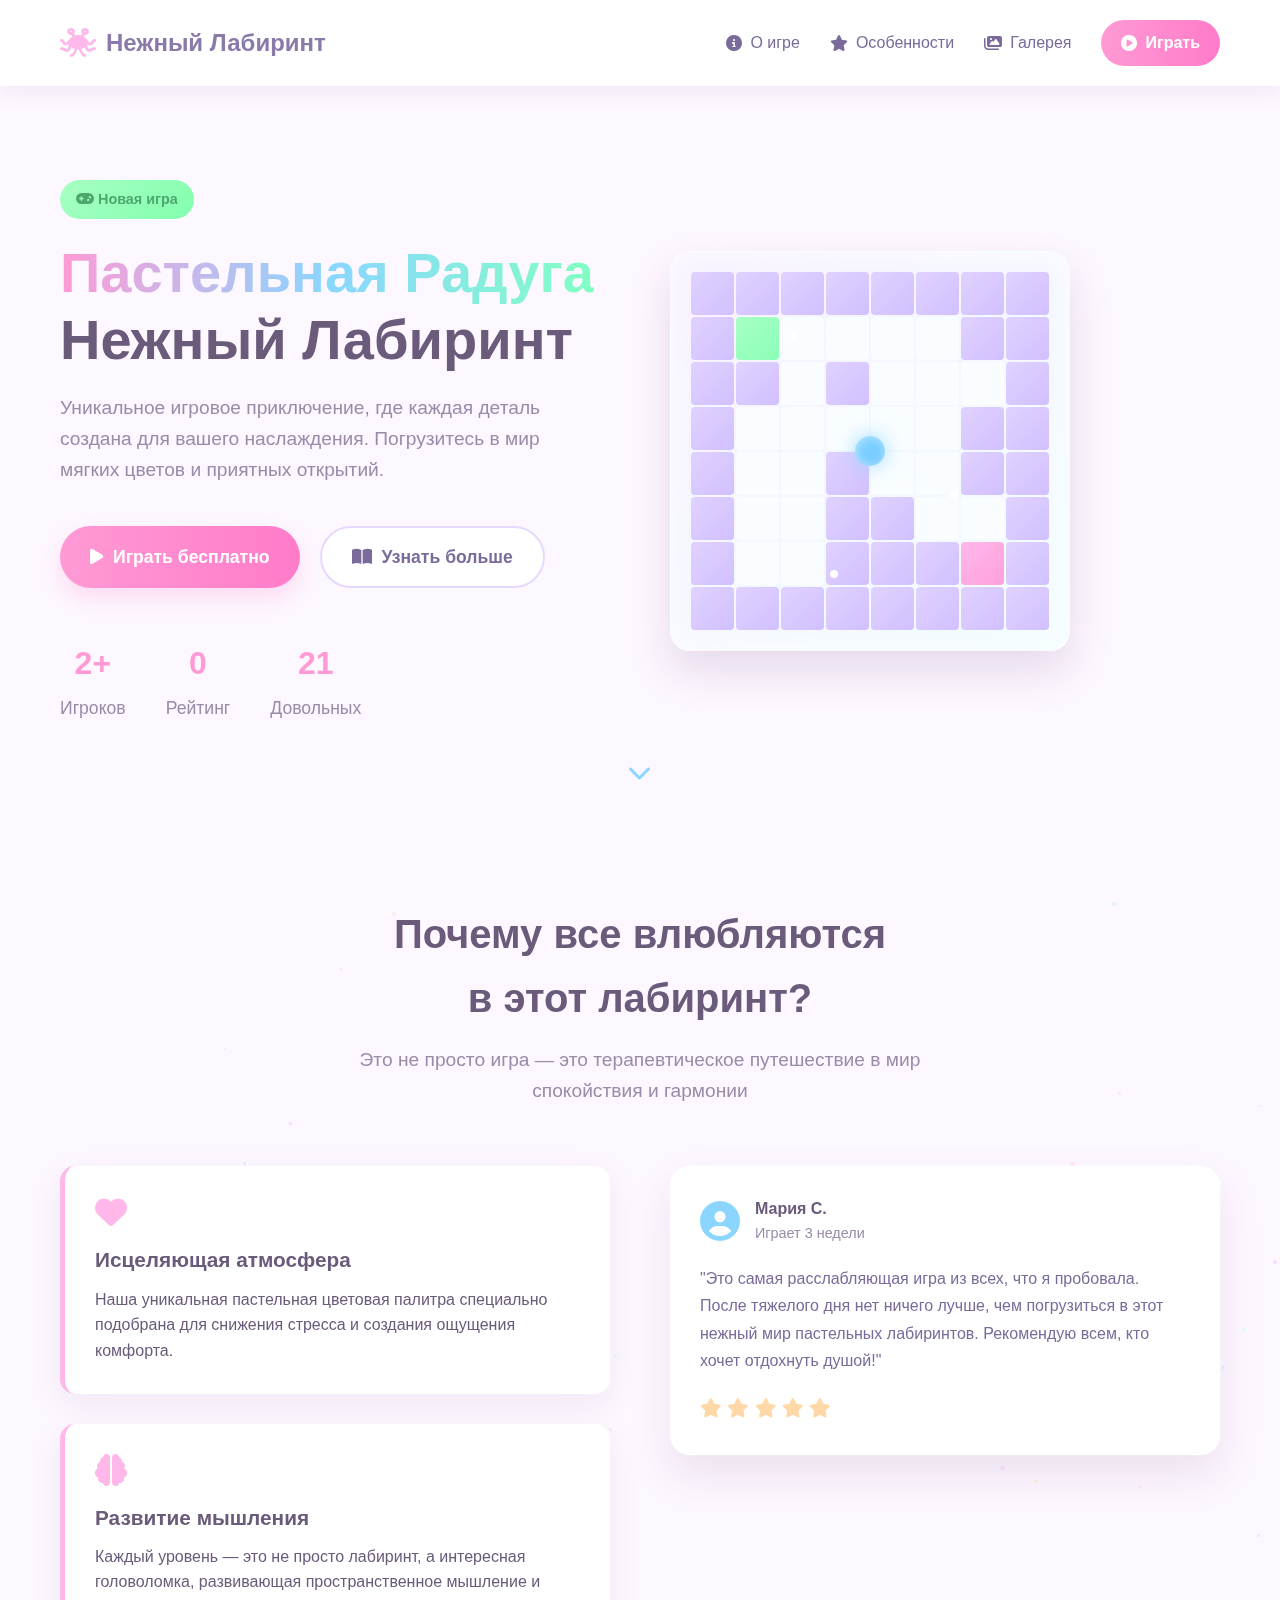
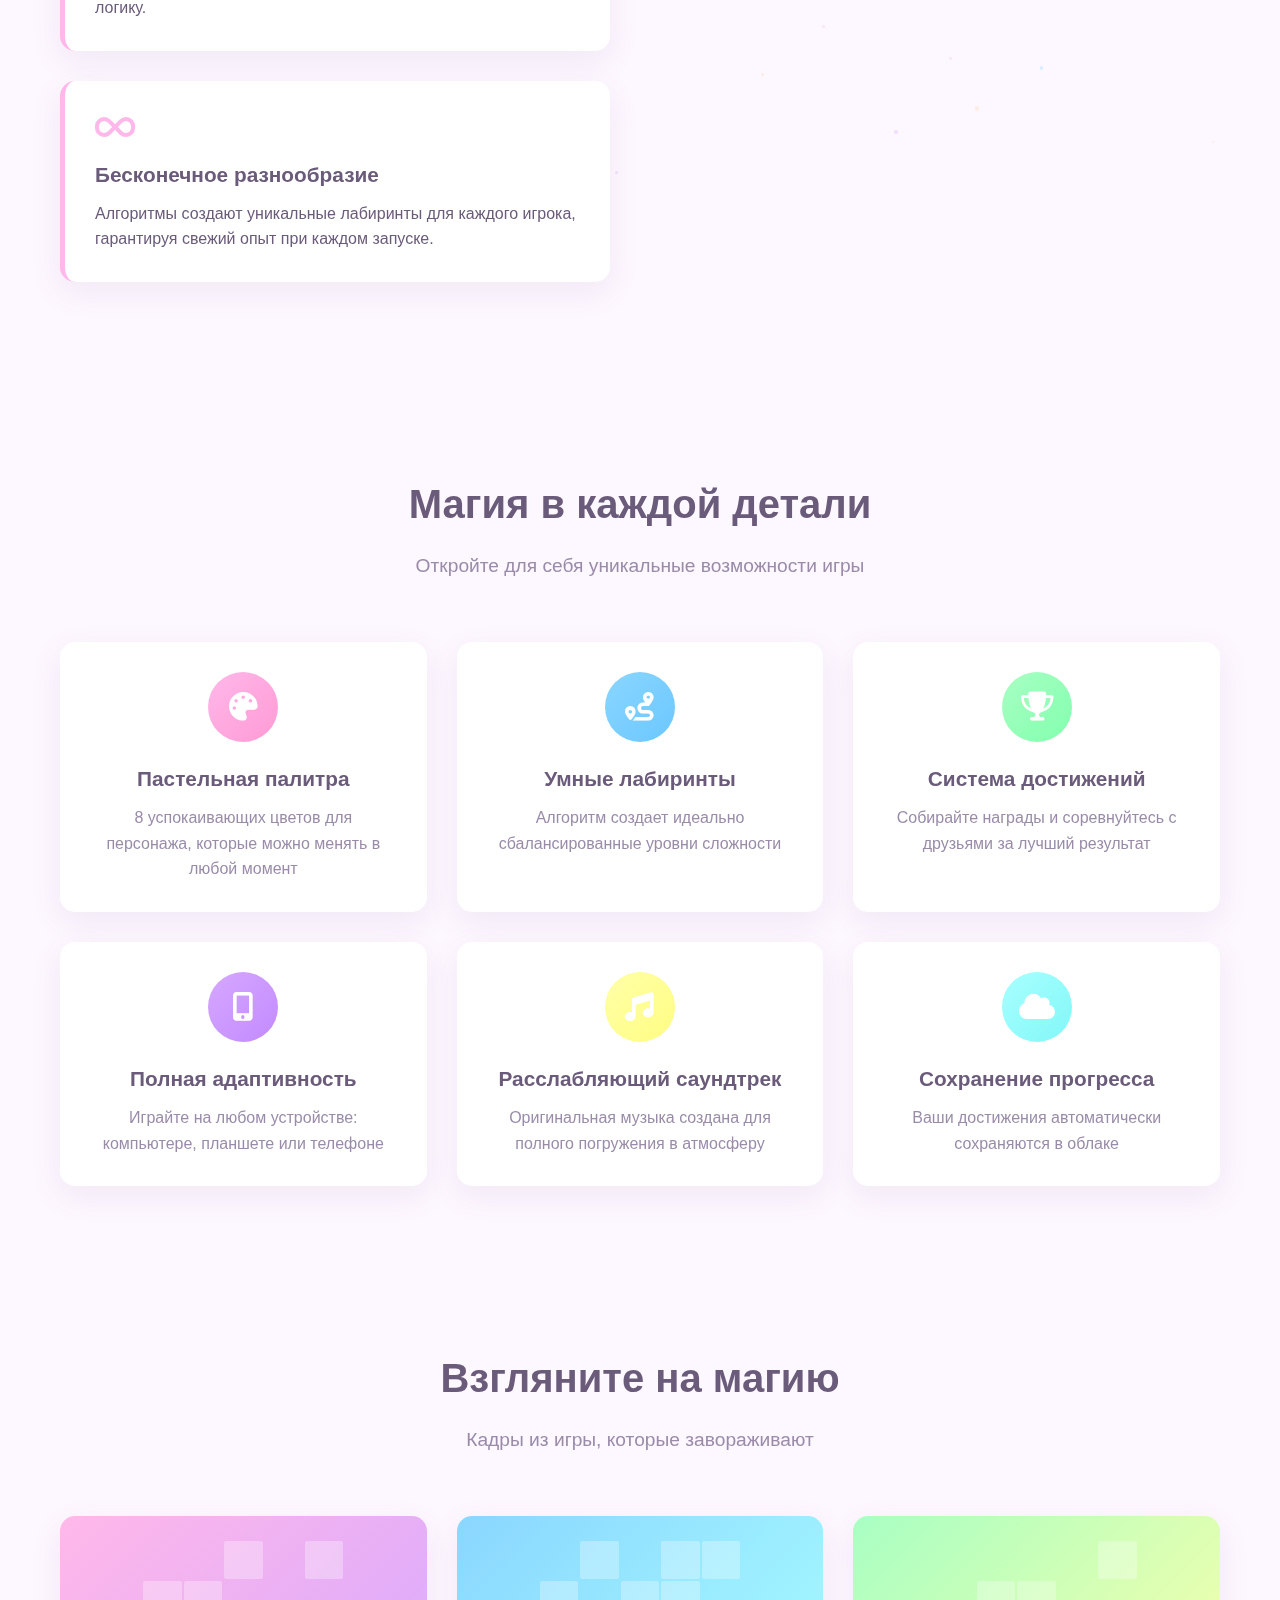
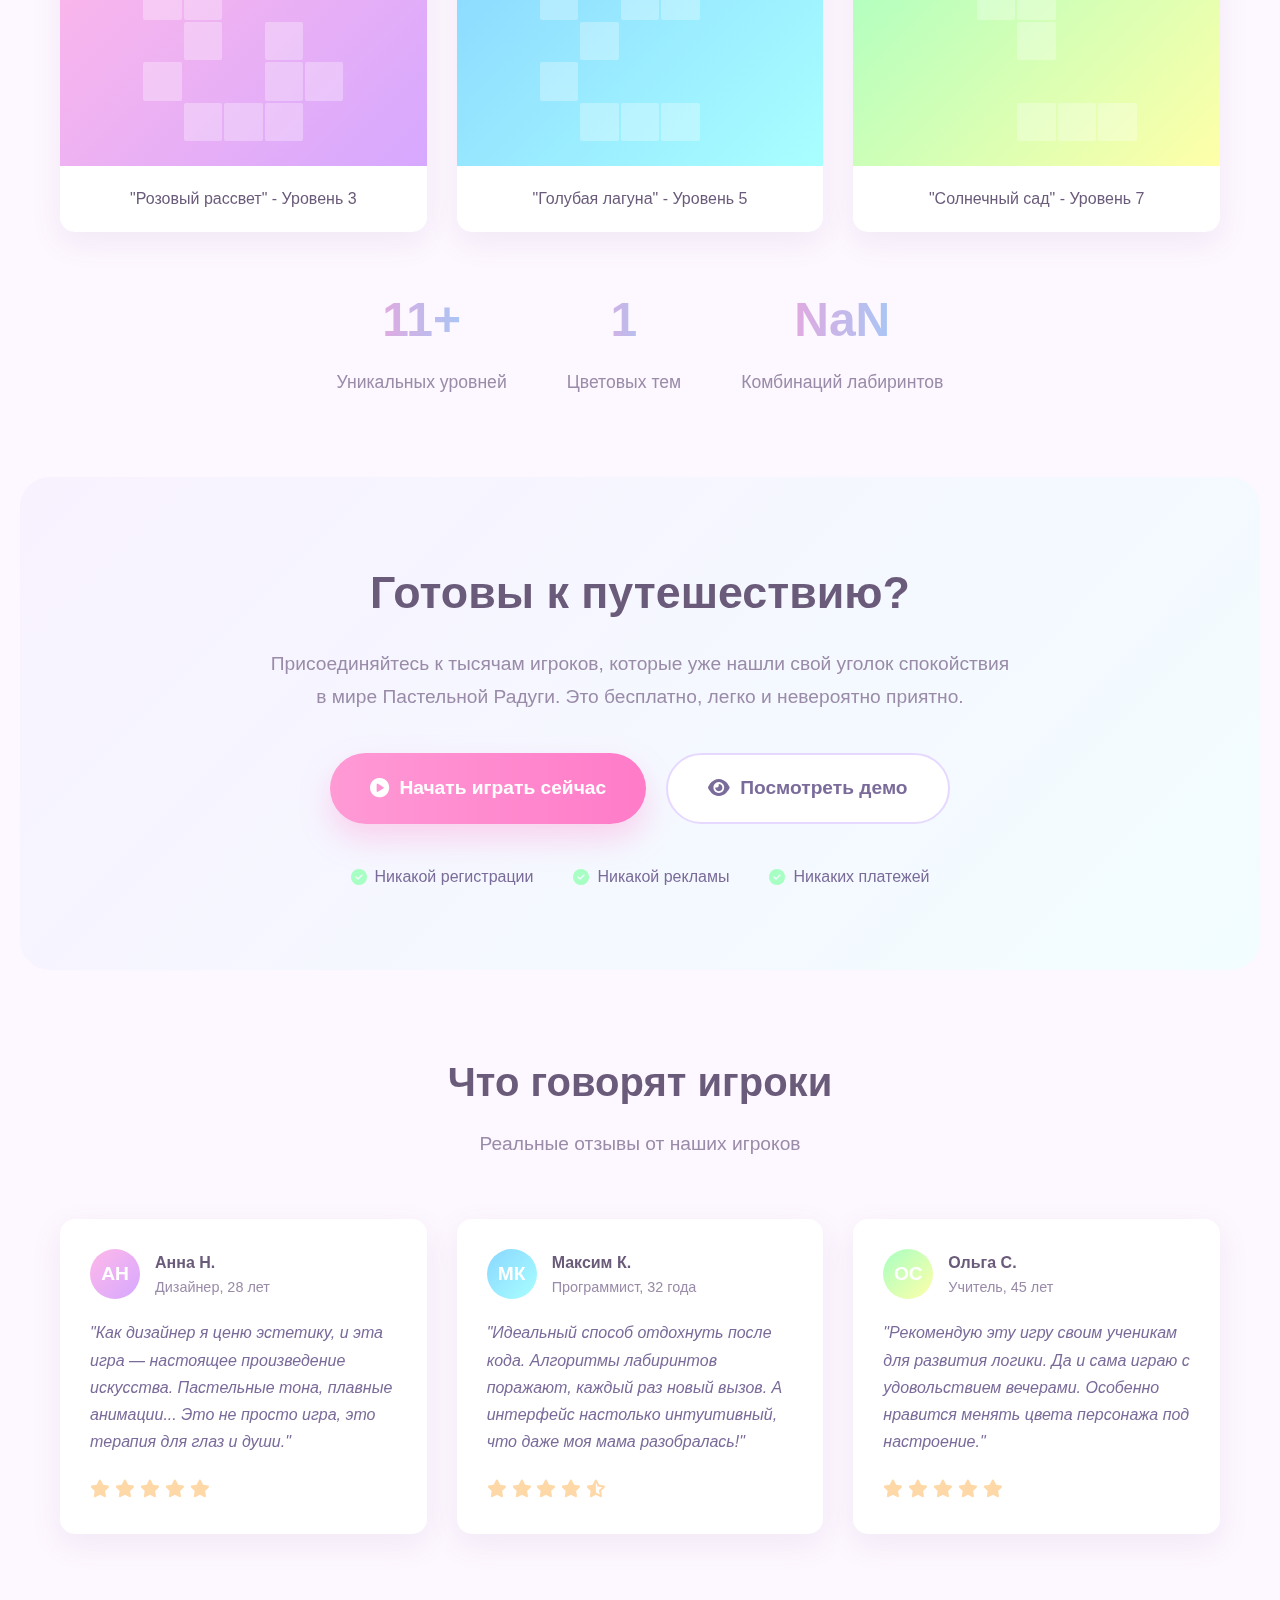
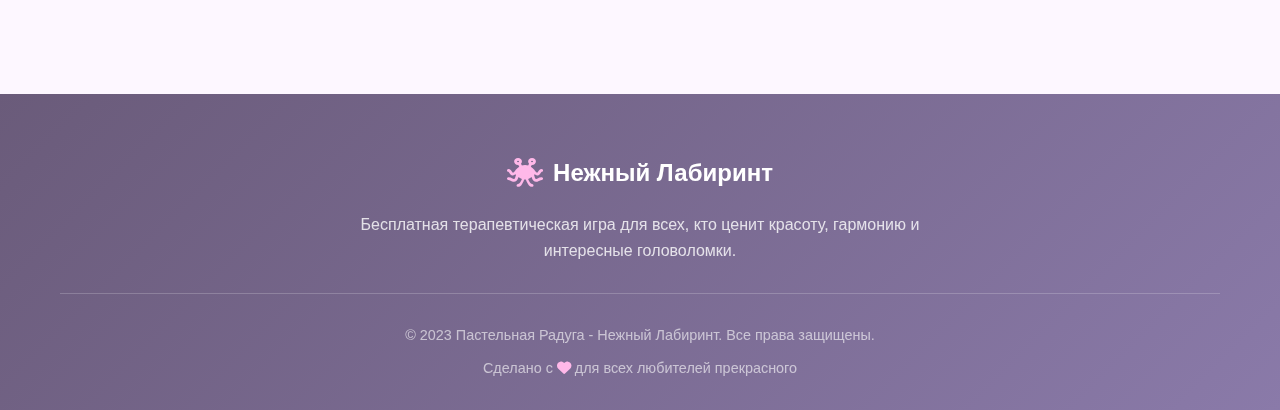
<file: index.html>
<!DOCTYPE html>
<html lang="ru">
<head>
    <meta charset="UTF-8">
    <meta name="viewport" content="width=device-width, initial-scale=1.0">
    <title>Пастельная Радуга - Нежный Лабиринт</title>
    <link rel="stylesheet" href="https://cdnjs.cloudflare.com/ajax/libs/font-awesome/6.4.0/css/all.min.css">
    <link rel="stylesheet" href="style.css">
    <link rel="icon" type="image/x-icon" href="data:image/svg+xml,<svg xmlns=%22http://www.w3.org/2000/svg%22 viewBox=%220 0 100 100%22><text y=%22.9em%22 font-size=%2290%22>🎯</text></svg>">
</head>
<body>
    <!-- Фон с анимированными частицами -->
    <div class="particles" id="particles"></div>
    
    <!-- Навигация -->
    <nav class="navbar">
        <div class="nav-container">
            <a href="#" class="logo">
                <i class="fas fa-pastafarianism"></i>
                <span>Нежный Лабиринт</span>
            </a>
            <div class="nav-links">
                <a href="#about"><i class="fas fa-info-circle"></i> О игре</a>
                <a href="#features"><i class="fas fa-star"></i> Особенности</a>
                <a href="#gallery"><i class="fas fa-images"></i> Галерея</a>
                <a href="#play" class="nav-play-btn">
                    <i class="fas fa-play-circle"></i> Играть
                </a>
            </div>
            <button class="menu-toggle" id="menuToggle">
                <i class="fas fa-bars"></i>
            </button>
        </div>
    </nav>

    <!-- Главный экран -->
    <section class="hero">
        <div class="hero-content">
            <div class="hero-text">
                <div class="badge">
                    <i class="fas fa-gamepad"></i> Новая игра
                </div>
                <h1 class="hero-title">
                    <span class="gradient-text">Пастельная Радуга</span><br>
                    Нежный Лабиринт
                </h1>
                <p class="hero-subtitle">
                    Уникальное игровое приключение, где каждая деталь создана для вашего наслаждения. 
                    Погрузитесь в мир мягких цветов и приятных открытий.
                </p>
                <div class="hero-actions">
                    <a href="#play" class="play-btn">
                        <i class="fas fa-play"></i> Играть бесплатно
                    </a>
                    <a href="#about" class="learn-more-btn">
                        <i class="fas fa-book-open"></i> Узнать больше
                    </a>
                </div>
                <div class="hero-stats">
                    <div class="stat">
                        <div class="stat-number">10K+</div>
                        <div class="stat-label">Игроков</div>
                    </div>
                    <div class="stat">
                        <div class="stat-number">4.9</div>
                        <div class="stat-label">Рейтинг</div>
                    </div>
                    <div class="stat">
                        <div class="stat-number">99%</div>
                        <div class="stat-label">Довольных</div>
                    </div>
                </div>
            </div>
            <div class="hero-visual">
                <div class="maze-preview">
                    <div class="maze-grid" id="mazePreview"></div>
                    <div class="player-preview"></div>
                    <div class="sparkles">
                        <div class="sparkle"></div>
                        <div class="sparkle"></div>
                        <div class="sparkle"></div>
                    </div>
                </div>
            </div>
        </div>
        <div class="scroll-indicator">
            <i class="fas fa-chevron-down"></i>
        </div>
    </section>

    <!-- О игре -->
    <section class="about" id="about">
        <div class="container">
            <div class="section-header">
                <h2 class="section-title">Почему все влюбляются<br>в этот лабиринт?</h2>
                <p class="section-subtitle">Это не просто игра — это терапевтическое путешествие в мир спокойствия и гармонии</p>
            </div>
            
            <div class="about-content">
                <div class="about-text">
                    <div class="highlight-box">
                        <i class="fas fa-heart"></i>
                        <h3>Исцеляющая атмосфера</h3>
                        <p>Наша уникальная пастельная цветовая палитра специально подобрана для снижения стресса и создания ощущения комфорта.</p>
                    </div>
                    
                    <div class="highlight-box">
                        <i class="fas fa-brain"></i>
                        <h3>Развитие мышления</h3>
                        <p>Каждый уровень — это не просто лабиринт, а интересная головоломка, развивающая пространственное мышление и логику.</p>
                    </div>
                    
                    <div class="highlight-box">
                        <i class="fas fa-infinity"></i>
                        <h3>Бесконечное разнообразие</h3>
                        <p>Алгоритмы создают уникальные лабиринты для каждого игрока, гарантируя свежий опыт при каждом запуске.</p>
                    </div>
                </div>
                
                <div class="about-image">
                    <div class="floating-card">
                        <div class="card-content">
                            <div class="card-header">
                                <i class="fas fa-user-circle"></i>
                                <div>
                                    <div class="card-name">Мария С.</div>
                                    <div class="card-time">Играет 3 недели</div>
                                </div>
                            </div>
                            <div class="card-text">
                                "Это самая расслабляющая игра из всех, что я пробовала. После тяжелого дня нет ничего лучше, чем погрузиться в этот нежный мир пастельных лабиринтов. Рекомендую всем, кто хочет отдохнуть душой!"
                            </div>
                            <div class="card-rating">
                                <i class="fas fa-star"></i>
                                <i class="fas fa-star"></i>
                                <i class="fas fa-star"></i>
                                <i class="fas fa-star"></i>
                                <i class="fas fa-star"></i>
                            </div>
                        </div>
                    </div>
                </div>
            </div>
        </div>
    </section>

    <!-- Особенности -->
    <section class="features" id="features">
        <div class="container">
            <div class="section-header">
                <h2 class="section-title">Магия в каждой детали</h2>
                <p class="section-subtitle">Откройте для себя уникальные возможности игры</p>
            </div>
            
            <div class="features-grid">
                <div class="feature-card">
                    <div class="feature-icon" style="background: linear-gradient(135deg, #ffb8e9, #ff9ad5);">
                        <i class="fas fa-palette"></i>
                    </div>
                    <h3>Пастельная палитра</h3>
                    <p>8 успокаивающих цветов для персонажа, которые можно менять в любой момент</p>
                </div>
                
                <div class="feature-card">
                    <div class="feature-icon" style="background: linear-gradient(135deg, #8ad6ff, #6bc7ff);">
                        <i class="fas fa-route"></i>
                    </div>
                    <h3>Умные лабиринты</h3>
                    <p>Алгоритм создает идеально сбалансированные уровни сложности</p>
                </div>
                
                <div class="feature-card">
                    <div class="feature-icon" style="background: linear-gradient(135deg, #a8ffc3, #82ffae);">
                        <i class="fas fa-trophy"></i>
                    </div>
                    <h3>Система достижений</h3>
                    <p>Собирайте награды и соревнуйтесь с друзьями за лучший результат</p>
                </div>
                
                <div class="feature-card">
                    <div class="feature-icon" style="background: linear-gradient(135deg, #d6a8ff, #c28aff);">
                        <i class="fas fa-mobile-alt"></i>
                    </div>
                    <h3>Полная адаптивность</h3>
                    <p>Играйте на любом устройстве: компьютере, планшете или телефоне</p>
                </div>
                
                <div class="feature-card">
                    <div class="feature-icon" style="background: linear-gradient(135deg, #ffffa8, #fffd82);">
                        <i class="fas fa-music"></i>
                    </div>
                    <h3>Расслабляющий саундтрек</h3>
                    <p>Оригинальная музыка создана для полного погружения в атмосферу</p>
                </div>
                
                <div class="feature-card">
                    <div class="feature-icon" style="background: linear-gradient(135deg, #a8ffff, #82f7f7);">
                        <i class="fas fa-cloud"></i>
                    </div>
                    <h3>Сохранение прогресса</h3>
                    <p>Ваши достижения автоматически сохраняются в облаке</p>
                </div>
            </div>
        </div>
    </section>

    <!-- Галерея -->
    <section class="gallery" id="gallery">
        <div class="container">
            <div class="section-header">
                <h2 class="section-title">Взгляните на магию</h2>
                <p class="section-subtitle">Кадры из игры, которые завораживают</p>
            </div>
            
            <div class="gallery-grid">
                <div class="gallery-item">
                    <div class="gallery-image" style="background: linear-gradient(135deg, #ffb8e9, #d6a8ff);">
                        <div class="gallery-maze"></div>
                    </div>
                    <div class="gallery-caption">"Розовый рассвет" - Уровень 3</div>
                </div>
                
                <div class="gallery-item">
                    <div class="gallery-image" style="background: linear-gradient(135deg, #8ad6ff, #a8ffff);">
                        <div class="gallery-maze"></div>
                    </div>
                    <div class="gallery-caption">"Голубая лагуна" - Уровень 5</div>
                </div>
                
                <div class="gallery-item">
                    <div class="gallery-image" style="background: linear-gradient(135deg, #a8ffc3, #ffffa8);">
                        <div class="gallery-maze"></div>
                    </div>
                    <div class="gallery-caption">"Солнечный сад" - Уровень 7</div>
                </div>
            </div>
            
            <div class="gallery-stats">
                <div class="gallery-stat">
                    <div class="stat-large">50+</div>
                    <div class="stat-label">Уникальных уровней</div>
                </div>
                <div class="gallery-stat">
                    <div class="stat-large">8</div>
                    <div class="stat-label">Цветовых тем</div>
                </div>
                <div class="gallery-stat">
                    <div class="stat-large">∞</div>
                    <div class="stat-label">Комбинаций лабиринтов</div>
                </div>
            </div>
        </div>
    </section>

    <!-- Призыв к действию -->
    <section class="cta" id="play">
        <div class="container">
            <div class="cta-content">
                <h2 class="cta-title">Готовы к путешествию?</h2>
                <p class="cta-subtitle">
                    Присоединяйтесь к тысячам игроков, которые уже нашли свой уголок спокойствия<br>
                    в мире Пастельной Радуги. Это бесплатно, легко и невероятно приятно.
                </p>
                
                <div class="cta-actions">
                    <a href="#" class="cta-btn" id="playNowBtn">
                        <i class="fas fa-play-circle"></i> Начать играть сейчас
                    </a>
                    <a href="#" class="cta-secondary-btn">
                        <i class="fas fa-eye"></i> Посмотреть демо
                    </a>
                </div>
                
                <div class="cta-features">
                    <div class="cta-feature">
                        <i class="fas fa-check-circle"></i>
                        <span>Никакой регистрации</span>
                    </div>
                    <div class="cta-feature">
                        <i class="fas fa-check-circle"></i>
                        <span>Никакой рекламы</span>
                    </div>
                    <div class="cta-feature">
                        <i class="fas fa-check-circle"></i>
                        <span>Никаких платежей</span>
                    </div>
                </div>
            </div>
        </div>
    </section>

    <!-- Отзывы -->
    <section class="testimonials">
        <div class="container">
            <div class="section-header">
                <h2 class="section-title">Что говорят игроки</h2>
                <p class="section-subtitle">Реальные отзывы от наших игроков</p>
            </div>
            
            <div class="testimonials-grid">
                <div class="testimonial-card">
                    <div class="testimonial-header">
                        <div class="testimonial-avatar" style="background: linear-gradient(135deg, #ffb8e9, #d6a8ff);">
                            АН
                        </div>
                        <div>
                            <div class="testimonial-name">Анна Н.</div>
                            <div class="testimonial-role">Дизайнер, 28 лет</div>
                        </div>
                    </div>
                    <div class="testimonial-text">
                        "Как дизайнер я ценю эстетику, и эта игра — настоящее произведение искусства. Пастельные тона, плавные анимации... Это не просто игра, это терапия для глаз и души."
                    </div>
                    <div class="testimonial-rating">
                        <i class="fas fa-star"></i>
                        <i class="fas fa-star"></i>
                        <i class="fas fa-star"></i>
                        <i class="fas fa-star"></i>
                        <i class="fas fa-star"></i>
                    </div>
                </div>
                
                <div class="testimonial-card">
                    <div class="testimonial-header">
                        <div class="testimonial-avatar" style="background: linear-gradient(135deg, #8ad6ff, #a8ffff);">
                            МК
                        </div>
                        <div>
                            <div class="testimonial-name">Максим К.</div>
                            <div class="testimonial-role">Программист, 32 года</div>
                        </div>
                    </div>
                    <div class="testimonial-text">
                        "Идеальный способ отдохнуть после кода. Алгоритмы лабиринтов поражают, каждый раз новый вызов. А интерфейс настолько интуитивный, что даже моя мама разобралась!"
                    </div>
                    <div class="testimonial-rating">
                        <i class="fas fa-star"></i>
                        <i class="fas fa-star"></i>
                        <i class="fas fa-star"></i>
                        <i class="fas fa-star"></i>
                        <i class="fas fa-star-half-alt"></i>
                    </div>
                </div>
                
                <div class="testimonial-card">
                    <div class="testimonial-header">
                        <div class="testimonial-avatar" style="background: linear-gradient(135deg, #a8ffc3, #ffffa8);">
                            ОС
                        </div>
                        <div>
                            <div class="testimonial-name">Ольга С.</div>
                            <div class="testimonial-role">Учитель, 45 лет</div>
                        </div>
                    </div>
                    <div class="testimonial-text">
                        "Рекомендую эту игру своим ученикам для развития логики. Да и сама играю с удовольствием вечерами. Особенно нравится менять цвета персонажа под настроение."
                    </div>
                    <div class="testimonial-rating">
                        <i class="fas fa-star"></i>
                        <i class="fas fa-star"></i>
                        <i class="fas fa-star"></i>
                        <i class="fas fa-star"></i>
                        <i class="fas fa-star"></i>
                    </div>
                </div>
            </div>
        </div>
    </section>

    <!-- Футер (без социальных сетей) -->
    <footer class="footer">
        <div class="container">
            <div class="footer-content">
                <div class="footer-logo">
                    <i class="fas fa-pastafarianism"></i>
                    <span>Нежный Лабиринт</span>
                </div>
                <p class="footer-text">
                    Бесплатная терапевтическая игра для всех, кто ценит красоту, гармонию и интересные головоломки.
                </p>
                
                <!-- Убраны иконки социальных сетей -->
                
                <div class="footer-bottom">
                    <p>&copy; 2023 Пастельная Радуга - Нежный Лабиринт. Все права защищены.</p>
                    <p>Сделано с <i class="fas fa-heart" style="color: #ffb8e9;"></i> для всех любителей прекрасного</p>
                </div>
            </div>
        </div>
    </footer>

    <!-- Попап для игры -->
    <div class="play-popup" id="playPopup">
        <div class="popup-content">
            <button class="popup-close" id="closePopup">
                <i class="fas fa-times"></i>
            </button>
            <div class="popup-body">
                <h3>Наслаждайтесь игрой!</h3>
                <p>Чтобы начать играть в "Пастельная Радуга - Нежный Лабиринт", просто нажмите кнопку ниже:</p>
                <a href="game.html" class="popup-play-btn">
                    <i class="fas fa-play"></i> Перейти к игре
                </a>
                <div class="popup-features">
                    <div><i class="fas fa-check"></i> Бесплатно</div>
                    <div><i class="fas fa-check"></i> Без регистрации</div>
                    <div><i class="fas fa-check"></i> Работает на всех устройствах</div>
                </div>
            </div>
        </div>
    </div>

    <script src="script.js"></script>
</body>
</html>
</file>
<file: style.css>
/* Базовые стили */
* {
    margin: 0;
    padding: 0;
    box-sizing: border-box;
    font-family: 'Segoe UI', Tahoma, Geneva, Verdana, sans-serif;
}

body {
    background-color: #fdf7ff;
    color: #6a5b7a;
    overflow-x: hidden;
    line-height: 1.6;
}

.container {
    max-width: 1200px;
    margin: 0 auto;
    padding: 0 20px;
}

/* Частицы фона */
.particles {
    position: fixed;
    top: 0;
    left: 0;
    width: 100%;
    height: 100%;
    z-index: -1;
    pointer-events: none;
}

.particle {
    position: absolute;
    width: 4px;
    height: 4px;
    border-radius: 50%;
    background: rgba(138, 214, 255, 0.3);
    animation: float 15s infinite linear;
}

@keyframes float {
    0% { transform: translateY(0) translateX(0); opacity: 0; }
    10% { opacity: 1; }
    90% { opacity: 1; }
    100% { transform: translateY(-100vh) translateX(100px); opacity: 0; }
}

/* Навигация */
.navbar {
    position: fixed;
    top: 0;
    left: 0;
    width: 100%;
    z-index: 1000;
    padding: 20px 0;
    background: rgba(255, 255, 255, 0.95);
    backdrop-filter: blur(10px);
    box-shadow: 0 5px 20px rgba(138, 107, 154, 0.1);
}

.nav-container {
    max-width: 1200px;
    margin: 0 auto;
    padding: 0 20px;
    display: flex;
    justify-content: space-between;
    align-items: center;
}

.logo {
    display: flex;
    align-items: center;
    gap: 10px;
    font-size: 1.5rem;
    font-weight: 700;
    color: #8a7aa9;
    text-decoration: none;
}

.logo i {
    color: #ffb8e9;
    font-size: 1.8rem;
}

.nav-links {
    display: flex;
    gap: 30px;
    align-items: center;
}

.nav-links a {
    color: #7a6b9a;
    text-decoration: none;
    font-weight: 500;
    display: flex;
    align-items: center;
    gap: 8px;
    transition: color 0.3s;
}

.nav-links a:hover {
    color: #ff9ad5;
}

.nav-play-btn {
    background: linear-gradient(to right, #ff9ad5, #ff7bc8);
    color: white !important;
    padding: 10px 20px;
    border-radius: 50px;
    font-weight: 600 !important;
}

.menu-toggle {
    display: none;
    background: none;
    border: none;
    font-size: 1.5rem;
    color: #8a7aa9;
    cursor: pointer;
}

/* Герой */
.hero {
    padding: 180px 0 100px;
    position: relative;
    overflow: hidden;
}

.hero-content {
    max-width: 1200px;
    margin: 0 auto;
    padding: 0 20px;
    display: grid;
    grid-template-columns: 1fr 1fr;
    gap: 60px;
    align-items: center;
}

.badge {
    display: inline-block;
    background: linear-gradient(135deg, #a8ffc3, #82ffae);
    color: #4da86e;
    padding: 8px 16px;
    border-radius: 50px;
    font-weight: 600;
    font-size: 0.9rem;
    margin-bottom: 20px;
}

.hero-title {
    font-size: 3.5rem;
    line-height: 1.2;
    margin-bottom: 20px;
    color: #6a5b7a;
}

.gradient-text {
    background: linear-gradient(to right, #ff9ad5, #8ad6ff, #82ffc3);
    -webkit-background-clip: text;
    background-clip: text;
    color: transparent;
}

.hero-subtitle {
    font-size: 1.2rem;
    color: #9a8ca9;
    margin-bottom: 40px;
    max-width: 500px;
}

.hero-actions {
    display: flex;
    gap: 20px;
    margin-bottom: 50px;
}

.play-btn {
    background: linear-gradient(to right, #ff9ad5, #ff7bc8);
    color: white;
    padding: 15px 30px;
    border-radius: 50px;
    text-decoration: none;
    font-weight: 600;
    font-size: 1.1rem;
    display: flex;
    align-items: center;
    gap: 10px;
    transition: transform 0.3s, box-shadow 0.3s;
    box-shadow: 0 10px 20px rgba(255, 154, 213, 0.3);
}

.play-btn:hover {
    transform: translateY(-5px);
    box-shadow: 0 15px 25px rgba(255, 154, 213, 0.4);
}

.learn-more-btn {
    background: white;
    color: #7a6b9a;
    padding: 15px 30px;
    border-radius: 50px;
    text-decoration: none;
    font-weight: 600;
    font-size: 1.1rem;
    display: flex;
    align-items: center;
    gap: 10px;
    transition: all 0.3s;
    border: 2px solid #e6d8ff;
}

.learn-more-btn:hover {
    background: #f8f2ff;
    border-color: #ffb8e9;
}

.hero-stats {
    display: flex;
    gap: 40px;
}

.stat {
    text-align: center;
}

.stat-number {
    font-size: 2rem;
    font-weight: 700;
    color: #ff9ad5;
    margin-bottom: 5px;
}

.stat-label {
    color: #9a8ca9;
    font-size: 0.9rem;
}

/* Визуализация лабиринта в герое */
.hero-visual {
    position: relative;
}

.maze-preview {
    width: 400px;
    height: 400px;
    background: linear-gradient(135deg, #f8f2ff, #f2fdff);
    border-radius: 20px;
    position: relative;
    overflow: hidden;
    box-shadow: 
        0 20px 40px rgba(138, 107, 154, 0.2),
        inset 0 0 30px rgba(255, 255, 255, 0.8);
    border: 1px solid rgba(255, 255, 255, 0.5);
}

.maze-grid {
    display: grid;
    grid-template-columns: repeat(8, 1fr);
    grid-template-rows: repeat(8, 1fr);
    gap: 2px;
    width: 100%;
    height: 100%;
    padding: 20px;
}

.maze-cell {
    background-color: white;
    border-radius: 4px;
    transition: all 0.3s;
}

.maze-cell.wall {
    background: linear-gradient(135deg, #e0d2ff, #d1c0ff);
}

.maze-cell.path {
    background-color: #f9fdff;
}

.maze-cell.start {
    background: linear-gradient(135deg, #a8ffc3, #8affb8);
}

.maze-cell.finish {
    background: linear-gradient(135deg, #ffb8e9, #ffa0dd);
}

.player-preview {
    position: absolute;
    width: 30px;
    height: 30px;
    background: linear-gradient(135deg, #8ad6ff, #6bc7ff);
    border-radius: 50%;
    top: 50%;
    left: 50%;
    transform: translate(-50%, -50%);
    box-shadow: 
        0 0 20px rgba(138, 214, 255, 0.8),
        inset 0 0 10px rgba(255, 255, 255, 0.5);
    animation: float-player 3s infinite ease-in-out;
}

@keyframes float-player {
    0%, 100% { transform: translate(-50%, -50%) scale(1); }
    50% { transform: translate(-50%, -50%) scale(1.1); }
}

.sparkles {
    position: absolute;
    width: 100%;
    height: 100%;
    top: 0;
    left: 0;
    pointer-events: none;
}

.sparkle {
    position: absolute;
    width: 8px;
    height: 8px;
    background: white;
    border-radius: 50%;
    animation: sparkle 2s infinite;
}

.sparkle:nth-child(1) {
    top: 20%;
    left: 30%;
    animation-delay: 0s;
}

.sparkle:nth-child(2) {
    top: 60%;
    left: 70%;
    animation-delay: 0.5s;
}

.sparkle:nth-child(3) {
    top: 80%;
    left: 40%;
    animation-delay: 1s;
}

@keyframes sparkle {
    0%, 100% { opacity: 0; transform: scale(0); }
    50% { opacity: 1; transform: scale(1); }
}

.scroll-indicator {
    position: absolute;
    bottom: 30px;
    left: 50%;
    transform: translateX(-50%);
    color: #8ad6ff;
    font-size: 1.5rem;
    animation: bounce 2s infinite;
}

@keyframes bounce {
    0%, 100% { transform: translateX(-50%) translateY(0); }
    50% { transform: translateX(-50%) translateY(10px); }
}

/* Секции */
section {
    padding: 80px 0;
}

.section-header {
    text-align: center;
    margin-bottom: 60px;
}

.section-title {
    font-size: 2.5rem;
    color: #6a5b7a;
    margin-bottom: 15px;
}

.section-subtitle {
    font-size: 1.2rem;
    color: #9a8ca9;
    max-width: 600px;
    margin: 0 auto;
}

/* О игре */
.about-content {
    display: grid;
    grid-template-columns: 1fr 1fr;
    gap: 60px;
    align-items: start;
}

.highlight-box {
    background: white;
    padding: 30px;
    border-radius: 15px;
    margin-bottom: 30px;
    box-shadow: 0 10px 30px rgba(138, 107, 154, 0.1);
    border-left: 5px solid #ffb8e9;
}

.highlight-box i {
    font-size: 2rem;
    color: #ffb8e9;
    margin-bottom: 15px;
}

.highlight-box h3 {
    color: #6a5b7a;
    margin-bottom: 10px;
    font-size: 1.3rem;
}

.floating-card {
    background: white;
    border-radius: 20px;
    padding: 30px;
    box-shadow: 
        0 20px 40px rgba(138, 107, 154, 0.15),
        0 0 0 1px rgba(255, 255, 255, 0.5);
    position: relative;
    animation: float-card 4s infinite ease-in-out;
}

@keyframes float-card {
    0%, 100% { transform: translateY(0); }
    50% { transform: translateY(-10px); }
}

.card-header {
    display: flex;
    align-items: center;
    gap: 15px;
    margin-bottom: 20px;
}

.card-header i {
    font-size: 2.5rem;
    color: #8ad6ff;
}

.card-name {
    font-weight: 600;
    color: #6a5b7a;
}

.card-time {
    color: #9a8ca9;
    font-size: 0.9rem;
}

.card-text {
    color: #7a6b9a;
    line-height: 1.7;
    margin-bottom: 20px;
}

.card-rating {
    color: #ffd8a8;
    font-size: 1.2rem;
}

/* Особенности */
.features-grid {
    display: grid;
    grid-template-columns: repeat(3, 1fr);
    gap: 30px;
}

.feature-card {
    background: white;
    padding: 30px;
    border-radius: 15px;
    text-align: center;
    transition: transform 0.3s, box-shadow 0.3s;
    box-shadow: 0 10px 30px rgba(138, 107, 154, 0.1);
}

.feature-card:hover {
    transform: translateY(-10px);
    box-shadow: 0 20px 40px rgba(138, 107, 154, 0.2);
}

.feature-icon {
    width: 70px;
    height: 70px;
    border-radius: 50%;
    display: flex;
    align-items: center;
    justify-content: center;
    margin: 0 auto 20px;
    color: white;
    font-size: 1.8rem;
}

.feature-card h3 {
    color: #6a5b7a;
    margin-bottom: 10px;
    font-size: 1.3rem;
}

.feature-card p {
    color: #9a8ca9;
}

/* Галерея */
.gallery-grid {
    display: grid;
    grid-template-columns: repeat(3, 1fr);
    gap: 30px;
    margin-bottom: 50px;
}

.gallery-item {
    background: white;
    border-radius: 15px;
    overflow: hidden;
    box-shadow: 0 10px 30px rgba(138, 107, 154, 0.1);
    transition: transform 0.3s;
}

.gallery-item:hover {
    transform: translateY(-10px);
}

.gallery-image {
    height: 250px;
    position: relative;
    display: flex;
    align-items: center;
    justify-content: center;
}

.gallery-maze {
    width: 200px;
    height: 200px;
    display: grid;
    grid-template-columns: repeat(5, 1fr);
    grid-template-rows: repeat(5, 1fr);
    gap: 2px;
}

.gallery-caption {
    padding: 20px;
    text-align: center;
    color: #6a5b7a;
    font-weight: 500;
}

.gallery-stats {
    display: flex;
    justify-content: center;
    gap: 60px;
    margin-top: 50px;
}

.gallery-stat {
    text-align: center;
}

.stat-large {
    font-size: 3rem;
    font-weight: 700;
    background: linear-gradient(to right, #ff9ad5, #8ad6ff);
    -webkit-background-clip: text;
    background-clip: text;
    color: transparent;
    margin-bottom: 10px;
}

.stat-label {
    color: #9a8ca9;
    font-size: 1.1rem;
}

/* Призыв к действию */
.cta {
    background: linear-gradient(135deg, #f8f2ff, #f2fdff);
    border-radius: 30px;
    margin: 0 20px;
    padding: 80px 0;
}

.cta-content {
    text-align: center;
    max-width: 800px;
    margin: 0 auto;
}

.cta-title {
    font-size: 2.8rem;
    color: #6a5b7a;
    margin-bottom: 20px;
}

.cta-subtitle {
    font-size: 1.2rem;
    color: #9a8ca9;
    margin-bottom: 40px;
    line-height: 1.7;
}

.cta-actions {
    display: flex;
    justify-content: center;
    gap: 20px;
    margin-bottom: 40px;
}

.cta-btn {
    background: linear-gradient(to right, #ff9ad5, #ff7bc8);
    color: white;
    padding: 18px 40px;
    border-radius: 50px;
    text-decoration: none;
    font-weight: 600;
    font-size: 1.2rem;
    display: flex;
    align-items: center;
    gap: 10px;
    transition: transform 0.3s, box-shadow 0.3s;
    box-shadow: 0 15px 30px rgba(255, 154, 213, 0.4);
}

.cta-btn:hover {
    transform: translateY(-5px);
    box-shadow: 0 20px 40px rgba(255, 154, 213, 0.5);
}

.cta-secondary-btn {
    background: white;
    color: #7a6b9a;
    padding: 18px 40px;
    border-radius: 50px;
    text-decoration: none;
    font-weight: 600;
    font-size: 1.2rem;
    display: flex;
    align-items: center;
    gap: 10px;
    transition: all 0.3s;
    border: 2px solid #e6d8ff;
}

.cta-secondary-btn:hover {
    background: #f8f2ff;
    border-color: #ffb8e9;
}

.cta-features {
    display: flex;
    justify-content: center;
    gap: 40px;
    color: #7a6b9a;
    font-weight: 500;
}

.cta-feature {
    display: flex;
    align-items: center;
    gap: 8px;
}

.cta-feature i {
    color: #a8ffc3;
}

/* Отзывы */
.testimonials-grid {
    display: grid;
    grid-template-columns: repeat(3, 1fr);
    gap: 30px;
}

.testimonial-card {
    background: white;
    padding: 30px;
    border-radius: 15px;
    box-shadow: 0 10px 30px rgba(138, 107, 154, 0.1);
}

.testimonial-header {
    display: flex;
    align-items: center;
    gap: 15px;
    margin-bottom: 20px;
}

.testimonial-avatar {
    width: 50px;
    height: 50px;
    border-radius: 50%;
    display: flex;
    align-items: center;
    justify-content: center;
    color: white;
    font-weight: 600;
    font-size: 1.2rem;
}

.testimonial-name {
    font-weight: 600;
    color: #6a5b7a;
}

.testimonial-role {
    color: #9a8ca9;
    font-size: 0.9rem;
}

.testimonial-text {
    color: #7a6b9a;
    line-height: 1.7;
    margin-bottom: 20px;
    font-style: italic;
}

.testimonial-rating {
    color: #ffd8a8;
    font-size: 1.1rem;
}

/* Футер (без социальных сетей) */
.footer {
    background: linear-gradient(135deg, #6a5b7a, #8a7aa9);
    color: white;
    padding: 60px 0 30px;
    margin-top: 80px;
}

.footer-content {
    text-align: center;
}

.footer-logo {
    display: flex;
    align-items: center;
    justify-content: center;
    gap: 10px;
    font-size: 1.5rem;
    font-weight: 700;
    margin-bottom: 20px;
}

.footer-logo i {
    color: #ffb8e9;
    font-size: 1.8rem;
}

.footer-text {
    max-width: 600px;
    margin: 0 auto 30px;
    color: rgba(255, 255, 255, 0.8);
}

/* Убраны стили для .footer-links */

.footer-bottom {
    border-top: 1px solid rgba(255, 255, 255, 0.2);
    padding-top: 30px;
    color: rgba(255, 255, 255, 0.6);
    font-size: 0.9rem;
}

.footer-bottom p:first-child {
    margin-bottom: 10px;
}

/* Попап */
.play-popup {
    position: fixed;
    top: 0;
    left: 0;
    width: 100%;
    height: 100%;
    background: rgba(0, 0, 0, 0.8);
    display: flex;
    align-items: center;
    justify-content: center;
    z-index: 2000;
    opacity: 0;
    visibility: hidden;
    transition: opacity 0.3s, visibility 0.3s;
}

.play-popup.active {
    opacity: 1;
    visibility: visible;
}

.popup-content {
    background: white;
    border-radius: 20px;
    padding: 40px;
    max-width: 500px;
    width: 90%;
    position: relative;
    transform: translateY(20px);
    transition: transform 0.3s;
}

.play-popup.active .popup-content {
    transform: translateY(0);
}

.popup-close {
    position: absolute;
    top: 20px;
    right: 20px;
    background: none;
    border: none;
    font-size: 1.5rem;
    color: #9a8ca9;
    cursor: pointer;
    transition: color 0.3s;
}

.popup-close:hover {
    color: #ff9ad5;
}

.popup-body {
    text-align: center;
}

.popup-body h3 {
    color: #6a5b7a;
    margin-bottom: 15px;
    font-size: 1.8rem;
}

.popup-body p {
    color: #9a8ca9;
    margin-bottom: 30px;
}

.popup-play-btn {
    background: linear-gradient(to right, #ff9ad5, #ff7bc8);
    color: white;
    padding: 15px 30px;
    border-radius: 50px;
    text-decoration: none;
    font-weight: 600;
    font-size: 1.1rem;
    display: inline-flex;
    align-items: center;
    gap: 10px;
    margin-bottom: 30px;
    transition: transform 0.3s;
}

.popup-play-btn:hover {
    transform: scale(1.05);
}

.popup-features {
    display: flex;
    flex-direction: column;
    gap: 10px;
    color: #7a6b9a;
    font-weight: 500;
}

.popup-features div {
    display: flex;
    align-items: center;
    justify-content: center;
    gap: 10px;
}

.popup-features i {
    color: #a8ffc3;
}

/* Адаптивность */
@media (max-width: 992px) {
    .hero-content {
        grid-template-columns: 1fr;
        text-align: center;
    }
    
    .hero-visual {
        order: -1;
    }
    
    .maze-preview {
        margin: 0 auto;
    }
    
    .about-content {
        grid-template-columns: 1fr;
    }
    
    .features-grid {
        grid-template-columns: repeat(2, 1fr);
    }
    
    .gallery-grid {
        grid-template-columns: repeat(2, 1fr);
    }
    
    .testimonials-grid {
        grid-template-columns: repeat(2, 1fr);
    }
    
    .hero-title {
        font-size: 2.8rem;
    }
    
    .nav-links {
        display: none;
    }
    
    .menu-toggle {
        display: block;
    }
    
    .nav-links.active {
        display: flex;
        flex-direction: column;
        position: absolute;
        top: 100%;
        left: 0;
        width: 100%;
        background: white;
        padding: 20px;
        box-shadow: 0 10px 20px rgba(0, 0, 0, 0.1);
    }
}

@media (max-width: 768px) {
    .hero-title {
        font-size: 2.2rem;
    }
    
    .section-title {
        font-size: 2rem;
    }
    
    .features-grid {
        grid-template-columns: 1fr;
    }
    
    .gallery-grid {
        grid-template-columns: 1fr;
    }
    
    .testimonials-grid {
        grid-template-columns: 1fr;
    }
    
    .cta-actions {
        flex-direction: column;
        align-items: center;
    }
    
    .cta-features {
        flex-direction: column;
        gap: 15px;
    }
    
    .hero-stats {
        flex-direction: column;
        gap: 20px;
    }
    
    .gallery-stats {
        flex-direction: column;
        gap: 30px;
    }
    
    .maze-preview {
        width: 300px;
        height: 300px;
    }
}
</file>
